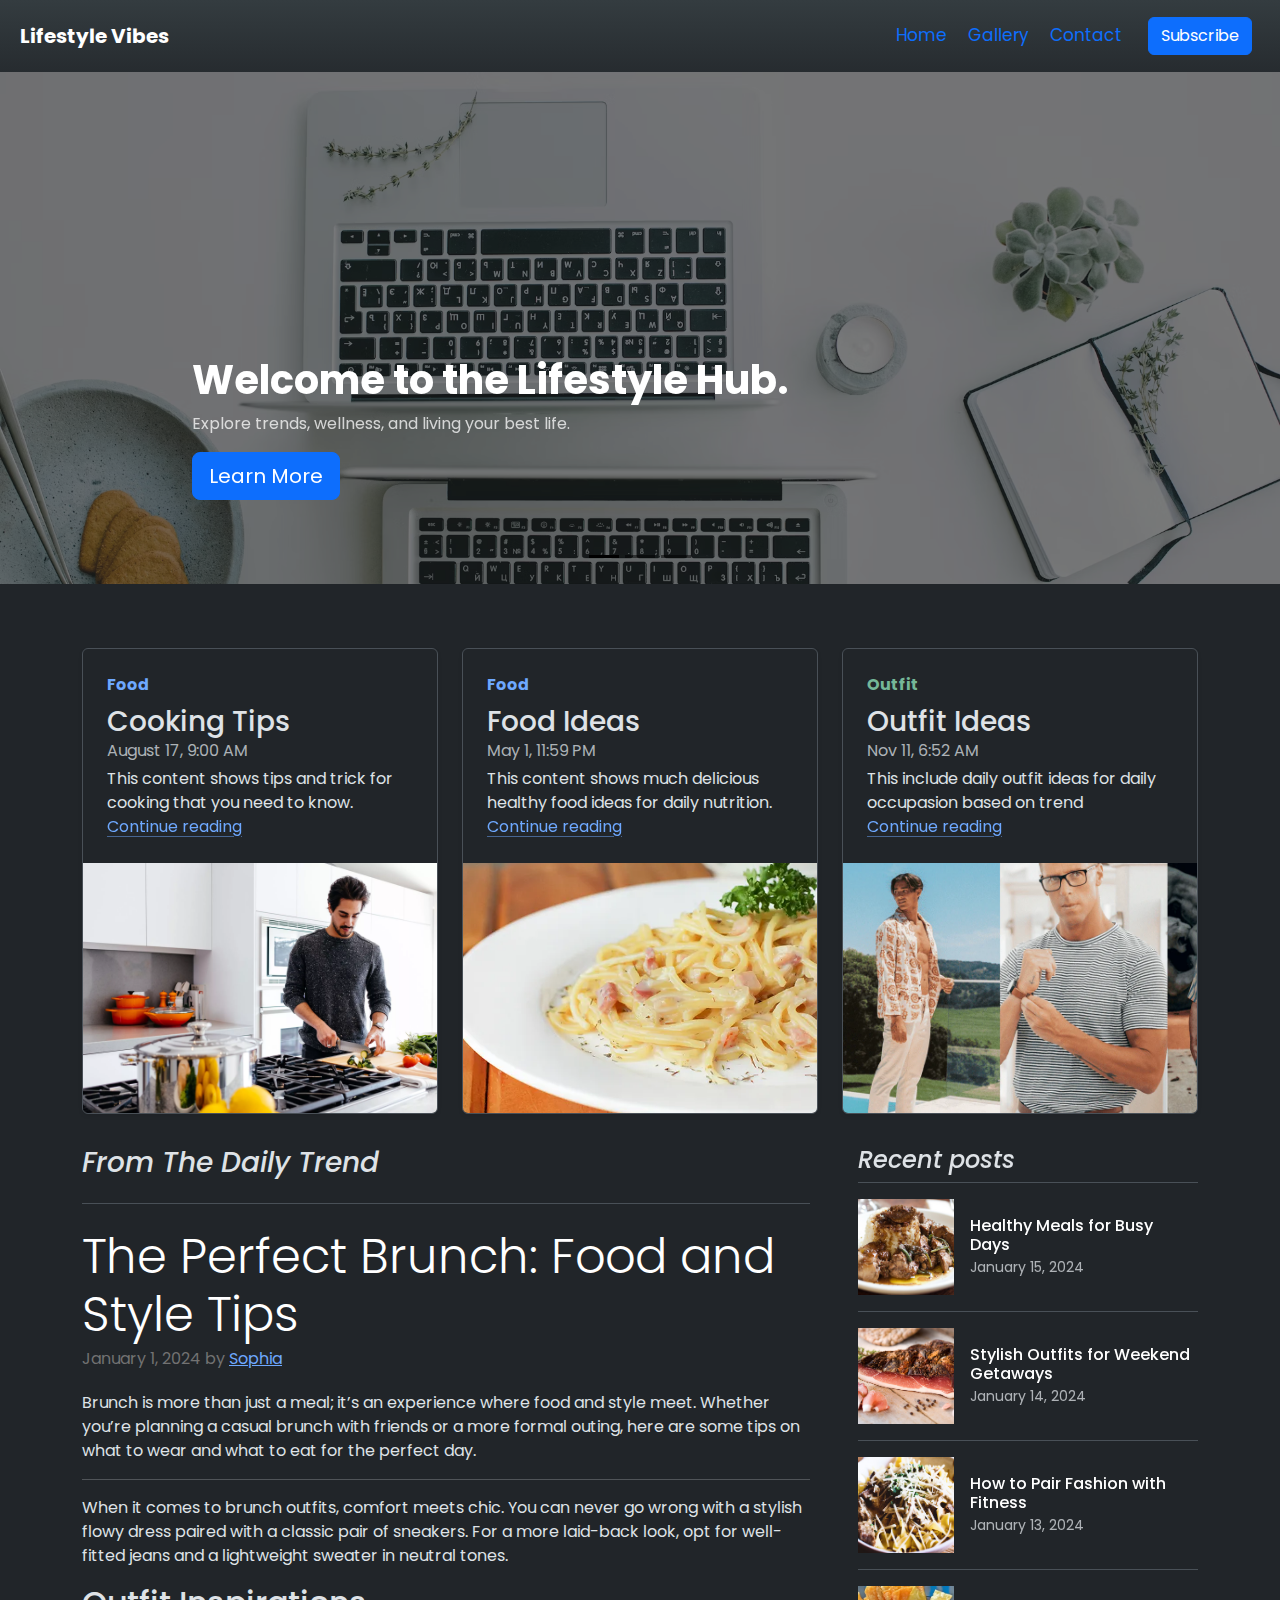
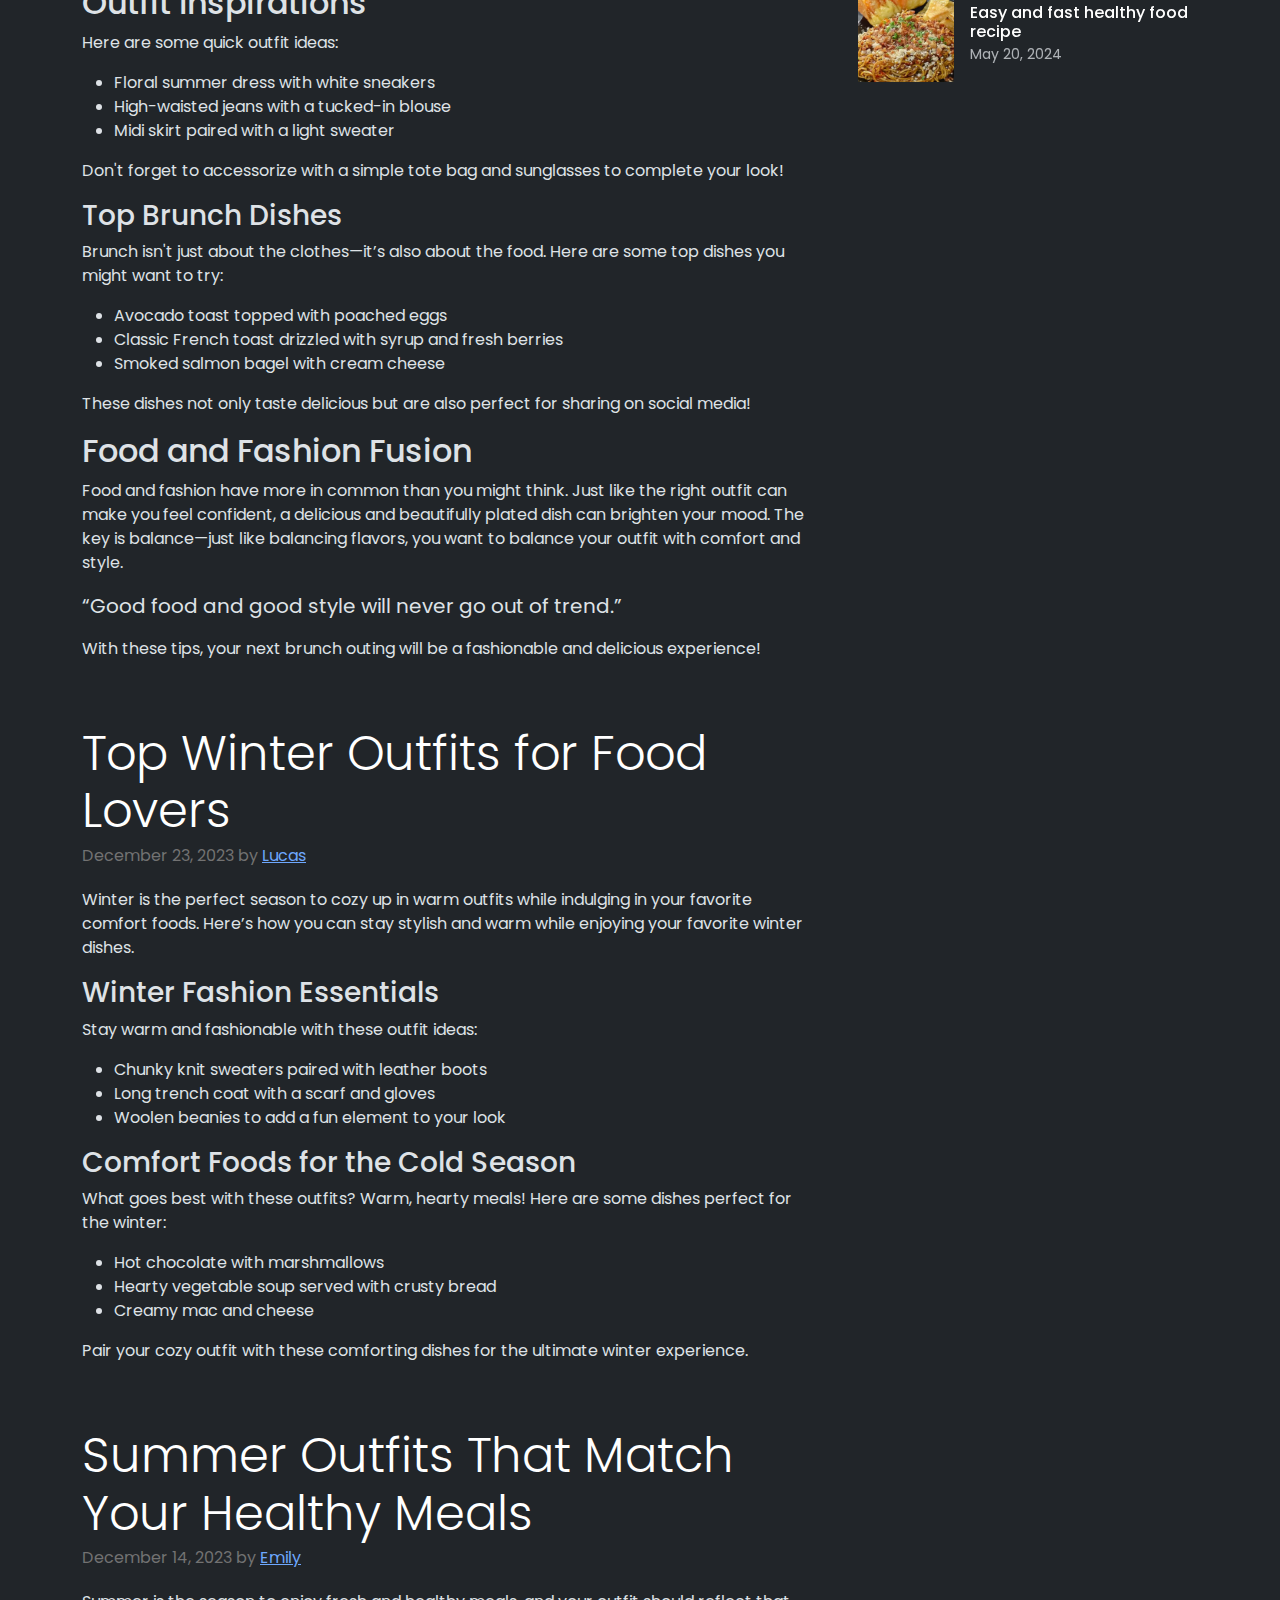
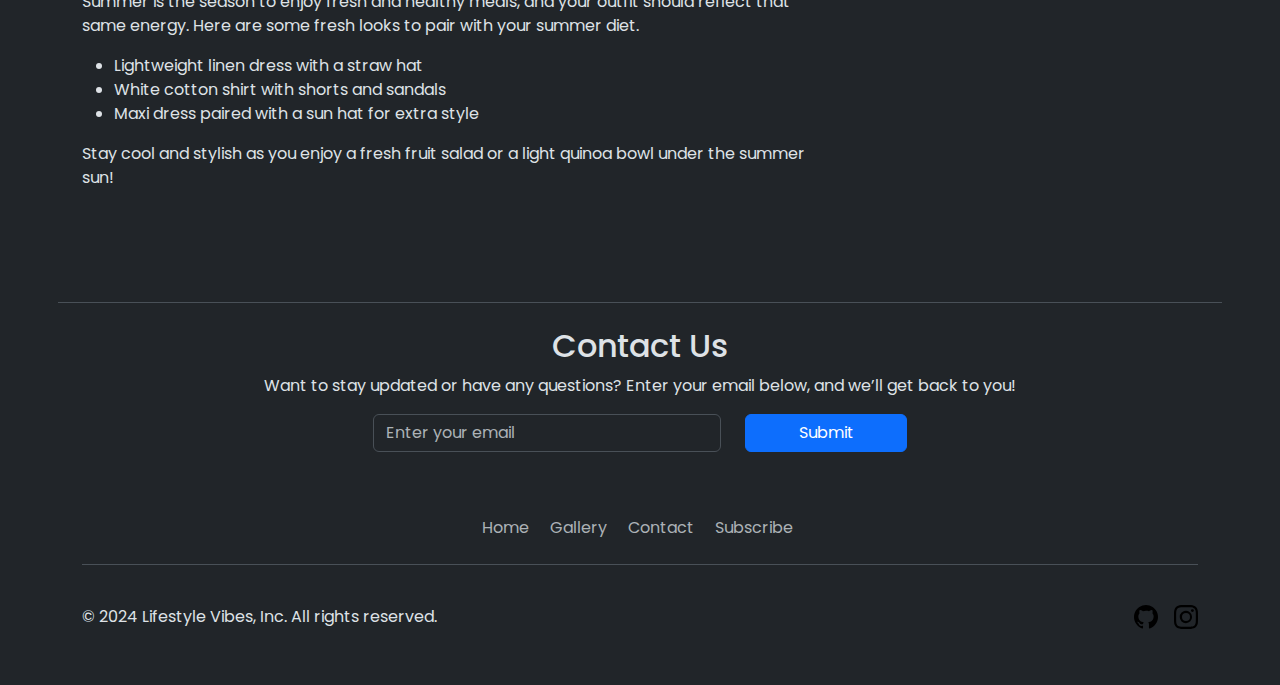
<file: index.html>
<!doctype html>
<html lang="en" class="h-100" data-bs-theme="dark">
  <head>
    <meta charset="utf-8">
    <meta name="viewport" content="width=device-width, initial-scale=1">
    <title>Lifestyle</title>
    <link href="https://cdn.jsdelivr.net/npm/bootstrap@5.3.3/dist/css/bootstrap.min.css" rel="stylesheet" integrity="sha384-QWTKZyjpPEjISv5WaRU9OFeRpok6YctnYmDr5pNlyT2bRjXh0JMhjY6hW+ALEwIH" crossorigin="anonymous">
    <link rel="stylesheet" href="css/style.css">
    <link href="https://fonts.googleapis.com/css2?family=Roboto:wght@400;700&display=swap" rel="stylesheet">
    <style>
    </style>
  </head>
  <body>
    <!-- symbols -->
    <svg xmlns="http://www.w3.org/2000/svg" class="d-none">
      <symbol id="bootstrap" viewBox="0 0 118 94">
        <path fill-rule="evenodd" clip-rule="evenodd" d="M24.509 0c-6.733 0-11.715 5.893-11.492 12.284.214 6.14-.064 14.092-2.066 20.577C8.943 39.365 5.547 43.485 0 44.014v5.972c5.547.529 8.943 4.649 10.951 11.153 2.002 6.485 2.28 14.437 2.066 20.577C12.794 88.106 17.776 94 24.51 94H93.5c6.733 0 11.714-5.893 11.491-12.284-.214-6.14.064-14.092 2.066-20.577 2.009-6.504 5.396-10.624 10.943-11.153v-5.972c-5.547-.529-8.934-4.649-10.943-11.153-2.002-6.484-2.28-14.437-2.066-20.577C105.214 5.894 100.233 0 93.5 0H24.508zM80 57.863C80 66.663 73.436 72 62.543 72H44a2 2 0 01-2-2V24a2 2 0 012-2h18.437c9.083 0 15.044 4.92 15.044 12.474 0 5.302-4.01 10.049-9.119 10.88v.277C75.317 46.394 80 51.21 80 57.863zM60.521 28.34H49.948v14.934h8.905c6.884 0 10.68-2.772 10.68-7.727 0-4.643-3.264-7.207-9.012-7.207zM49.948 49.2v16.458H60.91c7.167 0 10.964-2.876 10.964-8.281 0-5.406-3.903-8.178-11.425-8.178H49.948z"></path>
      </symbol>
      <symbol id="instagram" viewBox="0 0 16 16">
        <path d="M8 0C5.829 0 5.556.01 4.703.048 3.85.088 3.269.222 2.76.42a3.917 3.917 0 0 0-1.417.923A3.927 3.927 0 0 0 .42 2.76C.222 3.268.087 3.85.048 4.7.01 5.555 0 5.827 0 8.001c0 2.172.01 2.444.048 3.297.04.852.174 1.433.372 1.942.205.526.478.972.923 1.417.444.445.89.719 1.416.923.51.198 1.09.333 1.942.372C5.555 15.99 5.827 16 8 16s2.444-.01 3.298-.048c.851-.04 1.434-.174 1.943-.372a3.916 3.916 0 0 0 1.416-.923c.445-.445.718-.891.923-1.417.197-.509.332-1.09.372-1.942C15.99 10.445 16 10.173 16 8s-.01-2.445-.048-3.299c-.04-.851-.175-1.433-.372-1.941a3.926 3.926 0 0 0-.923-1.417A3.911 3.911 0 0 0 13.24.42c-.51-.198-1.092-.333-1.943-.372C10.443.01 10.172 0 7.998 0h.003zm-.717 1.442h.718c2.136 0 2.389.007 3.232.046.78.035 1.204.166 1.486.275.373.145.64.319.92.599.28.28.453.546.598.92.11.281.24.705.275 1.485.039.843.047 1.096.047 3.231s-.008 2.389-.047 3.232c-.035.78-.166 1.203-.275 1.485a2.47 2.47 0 0 1-.599.919c-.28.28-.546.453-.92.598-.28.11-.704.24-1.485.276-.843.038-1.096.047-3.232.047s-2.39-.009-3.233-.047c-.78-.036-1.203-.166-1.485-.276a2.478 2.478 0 0 1-.92-.598 2.48 2.48 0 0 1-.6-.92c-.109-.281-.24-.705-.275-1.485-.038-.843-.046-1.096-.046-3.233 0-2.136.008-2.388.046-3.231.036-.78.166-1.204.276-1.486.145-.373.319-.64.599-.92.28-.28.546-.453.92-.598.282-.11.705-.24 1.485-.276.738-.034 1.024-.044 2.515-.045v.002zm4.988 1.328a.96.96 0 1 0 0 1.92.96.96 0 0 0 0-1.92zm-4.27 1.122a4.109 4.109 0 1 0 0 8.217 4.109 4.109 0 0 0 0-8.217zm0 1.441a2.667 2.667 0 1 1 0 5.334 2.667 2.667 0 0 1 0-5.334z"/>
      </symbol>
      <symbol id="github" viewBox="0 0 16 16">
        <path d="M8 0C3.58 0 0 3.582 0 8c0 3.539 2.292 6.532 5.47 7.59.4.073.547-.173.547-.385 0-.19-.007-.693-.01-1.36-2.226.483-2.695-1.073-2.695-1.073-.364-.924-.89-1.17-.89-1.17-.727-.497.055-.487.055-.487.803.057 1.225.825 1.225.825.715 1.225 1.874.871 2.33.666.073-.518.28-.871.508-1.072-1.777-.202-3.644-.889-3.644-3.956 0-.873.312-1.587.823-2.146-.083-.202-.357-1.016.077-2.118 0 0 .67-.214 2.195.82a7.653 7.653 0 0 1 2-.27c.682.003 1.368.092 2 .27 1.524-1.034 2.193-.82 2.193-.82.437 1.102.163 1.916.08 2.118.513.559.822 1.273.822 2.146 0 3.073-1.87 3.752-3.653 3.95.287.248.542.737.542 1.488 0 1.074-.01 1.94-.01 2.203 0 .214.144.462.55.384C13.71 14.53 16 11.539 16 8c0-4.418-3.582-8-8-8z"/>
      </symbol>
    </svg>

    <!-- navbar -->
    <nav class="navbar navbar-expand-lg" style="background-image: linear-gradient(180deg, #343c40, var(--bs-body-bg) 100px, var(--bs-body-bg));">
        <div class="container-fluid d-flex justify-content-between">
          <a class="navbar-brand text-white" href="index.html">Lifestyle Vibes</a>
          <div class="collapse navbar-collapse justify-content-end " id="navbarSupportedContent">
            <ul class="navbar-nav align-items-center">
              <li class="nav-item">
                <a class="nav-link active text-primary" aria-current="page" href="#">Home</a>
              </li>
              <li class="nav-item">
                <a class="nav-link text-primary" href="gallery.html">Gallery</a>
              </li>
              <li class="nav-item">
                <a class="nav-link text-primary" href="#contact">Contact</a>
              </li>
              <li class="nav-item"></li>
                <a class="nav-link text-primary" href="subs.html">  
                  <button class="btn btn-primary">
                    Subscribe
                  </button>
                </a>
              </li>
            </ul>
          </div>
        </div>
    </nav>
    
    <!-- main container -->
    <main>
        <!-- carousel -->
        <div id="myCarousel" class="carousel slide mb-6" data-bs-ride="carousel">
          <div class="carousel-indicators">
            <button type="button" data-bs-target="#myCarousel" data-bs-slide-to="0" class="active" aria-current="true" aria-label="Slide 1"></button>
            <button type="button" data-bs-target="#myCarousel" data-bs-slide-to="1" aria-label="Slide 2"></button>
            <button type="button" data-bs-target="#myCarousel" data-bs-slide-to="2" aria-label="Slide 3"></button>
          </div>
          <div class="carousel-inner">
            <div class="carousel-item active"> 
              <img src="https://louisfebriano.github.io/lifestyle-app/src/carousel1.jpg" class="d-block w-100" style="opacity: 40%; " alt="Slide Image 1">
              <div class="container">
                <div class="carousel-caption text-start text-white">
                  <h1 class="fw-bolder">Welcome to the Lifestyle Hub.</h1>
                  <p class="opacity-75">Explore trends, wellness, and living your best life.</p>
                  <p><a class="btn btn-lg btn-primary" href="#container">Learn More</a></p>
                </div>
              </div>
            </div>
            <div class="carousel-item">
              <img src="https://louisfebriano.github.io/lifestyle-app/src/carousel2.jpg" class="d-block w-100" style="opacity: 40%; min-height: 100%;" alt="Slide Image 1">              
              <div class="container">
                <div class="carousel-caption text-white">
                  <h1 class="fw-bolder" >Latest in Wellness.</h1>
                  <p class="opacity-75">Discover the latest trends in wellness, from meditation techniques to fitness tips that keep you grounded and healthy.
                  </p>
                  <p><a class="btn btn-lg btn-primary" href="gallery.html">Browse Gallery</a></p>
                </div>
              </div>
            </div>
            <div class="carousel-item">
              <img src="https://louisfebriano.github.io/lifestyle-app/src/carousel3.jpg" class="d-block w-100" style="opacity: 40%; min-height: 100%;" alt="Slide Image 1">              
              <div class="container">
                <div class="carousel-caption text-end text-white">
                  <h1>Explore Fashion & Trends.</h1>
                  <p>Stay ahead in fashion with insights into what's trending, sustainable fashion tips, and more.</p>
                  <p><a class="btn btn-lg btn-primary" href="subs.html">Subscribe Now</a></p>
                </div>
              </div>
            </div>
          </div>
          <button class="carousel-control-prev opacity-0" type="button" data-bs-target="#myCarousel" data-bs-slide="prev">
            <span class="carousel-control-prev-icon" aria-hidden="true"></span>
            <span class="visually-hidden">Previous</span>
          </button>
          <button class="carousel-control-next opacity-0" type="button" data-bs-target="#myCarousel" data-bs-slide="next">
            <span class="carousel-control-next-icon" aria-hidden="true"></span>
            <span class="visually-hidden">Next</span>
          </button>
        </div>

    <!-- content -->
    <div class="container" id="container">
      <div class="row mb-2">
        <div class="col-4">
          <div class="row g-0 border rounded overflow-hidden flex-md-row mb-4 shadow-sm h-md-250 position-relative">
            <div class="col p-4 d-flex flex-column position-static">
              <strong class="d-inline-block mb-2 text-primary-emphasis">Food</strong>
              <h3 class="mb-0">Cooking Tips</h3>
              <div class="mb-1 text-body-secondary">August 17, 9:00 AM</div>
              <p class="card-text mb-auto">This content shows tips and trick for cooking that you need to know.</p>
              <a href="#" class="icon-link gap-1 icon-link-hover stretched-link">
                Continue reading
                <svg class="bi"><use xlink:href="#chevron-right"/></svg>
              </a>
            </div>
            <div class="col-auto d-none d-lg-block">
              <img src="src/content6.jpg" max-width="200" height="250" alt="Content 1">
            </div>
          </div>
        </div>
        <div class="col-4">
          <div class="row g-0 border rounded overflow-hidden flex-md-row mb-4 shadow-sm h-md-250 position-relative">
            <div class="col p-4 d-flex flex-column position-static">
              <strong class="d-inline-block mb-2 text-primary-emphasis">Food</strong>
              <h3 class="mb-0">Food Ideas</h3>
              <div class="mb-1 text-body-secondary">May 1, 11:59 PM</div>
              <p class="card-text mb-auto">This content shows much delicious healthy food ideas for daily nutrition.</p>
              <a href="#" class="icon-link gap-1 icon-link-hover stretched-link">
                Continue reading
                <svg class="bi"><use xlink:href="#chevron-right"/></svg>
              </a>
            </div>
            <div class="col-auto d-none d-lg-block">
              <img src="src/content7.jpg" max-width="200" height="250" style= "min-width: 464px; object-fit: cover;";alt="Content 1">
            </div>
          </div>
        </div>
        <div class="col-4 col-lg-4">
          <div class="row g-0 border rounded overflow-hidden flex-md-row mb-4 shadow-sm h-md-250 position-relative">
            <div class="col p-4 d-flex flex-column position-static">
              <strong class="d-inline-block mb-2 text-success-emphasis">Outfit</strong>
              <h3 class="mb-0">Outfit Ideas</h3>
              <div class="mb-1 text-body-secondary">Nov 11, 6:52 AM</div>
              <p class="mb-auto">This include daily outfit ideas for daily occupasion based on trend</p>
              <a href="#" class="icon-link gap-1 icon-link-hover stretched-link">
                Continue reading
                <svg class="bi"><use xlink:href="#chevron-right"/></svg>
              </a>
            </div>
            <div class="col-auto d-none d-lg-block">
              <img src="src/content9.jpg"  height="250" alt="Content 2" style="min-width: 464px; object-fit:cover;">
            </div>
          </div>
        </div>
      </div>
    
    <!-- article -->
<div class="row g-5">
  <div class="col-md-8">
    <h3 class="pb-4 mb-4 fst-italic border-bottom">
      From The Daily Trend
    </h3>

    <article class="blog-post">
      <h2 class="display-5 link-body-emphasis mb-1">The Perfect Brunch: Food and Style Tips</h2>
      <p class="blog-post-meta">January 1, 2024 by <a href="#">Sophia</a></p>

      <p>Brunch is more than just a meal; it’s an experience where food and style meet. Whether you’re planning a casual brunch with friends or a more formal outing, here are some tips on what to wear and what to eat for the perfect day.</p>
      <hr>
      <p>When it comes to brunch outfits, comfort meets chic. You can never go wrong with a stylish flowy dress paired with a classic pair of sneakers. For a more laid-back look, opt for well-fitted jeans and a lightweight sweater in neutral tones.</p>
      <h2>Outfit Inspirations</h2>
      <p>Here are some quick outfit ideas:</p>
      <ul>
        <li>Floral summer dress with white sneakers</li>
        <li>High-waisted jeans with a tucked-in blouse</li>
        <li>Midi skirt paired with a light sweater</li>
      </ul>
      <p>Don't forget to accessorize with a simple tote bag and sunglasses to complete your look!</p>

      <h3>Top Brunch Dishes</h3>
      <p>Brunch isn't just about the clothes—it’s also about the food. Here are some top dishes you might want to try:</p>
      <ul>
        <li>Avocado toast topped with poached eggs</li>
        <li>Classic French toast drizzled with syrup and fresh berries</li>
        <li>Smoked salmon bagel with cream cheese</li>
      </ul>
      <p>These dishes not only taste delicious but are also perfect for sharing on social media!</p>

      <h2>Food and Fashion Fusion</h2>
      <p>Food and fashion have more in common than you might think. Just like the right outfit can make you feel confident, a delicious and beautifully plated dish can brighten your mood. The key is balance—just like balancing flavors, you want to balance your outfit with comfort and style.</p>

      <blockquote class="blockquote">
        <p>“Good food and good style will never go out of trend.”</p>
      </blockquote>

      <p>With these tips, your next brunch outing will be a fashionable and delicious experience!</p>
    </article>

    <article class="blog-post">
      <h2 class="display-5 link-body-emphasis mb-1">Top Winter Outfits for Food Lovers</h2>
      <p class="blog-post-meta">December 23, 2023 by <a href="#">Lucas</a></p>

      <p>Winter is the perfect season to cozy up in warm outfits while indulging in your favorite comfort foods. Here’s how you can stay stylish and warm while enjoying your favorite winter dishes.</p>
      <h3>Winter Fashion Essentials</h3>
      <p>Stay warm and fashionable with these outfit ideas:</p>
      <ul>
        <li>Chunky knit sweaters paired with leather boots</li>
        <li>Long trench coat with a scarf and gloves</li>
        <li>Woolen beanies to add a fun element to your look</li>
      </ul>

      <h3>Comfort Foods for the Cold Season</h3>
      <p>What goes best with these outfits? Warm, hearty meals! Here are some dishes perfect for the winter:</p>
      <ul>
        <li>Hot chocolate with marshmallows</li>
        <li>Hearty vegetable soup served with crusty bread</li>
        <li>Creamy mac and cheese</li>
      </ul>

      <p>Pair your cozy outfit with these comforting dishes for the ultimate winter experience.</p>
    </article>

    <article class="blog-post">
      <h2 class="display-5 link-body-emphasis mb-1">Summer Outfits That Match Your Healthy Meals</h2>
      <p class="blog-post-meta">December 14, 2023 by <a href="#">Emily</a></p>

      <p>Summer is the season to enjoy fresh and healthy meals, and your outfit should reflect that same energy. Here are some fresh looks to pair with your summer diet.</p>
      <ul>
        <li>Lightweight linen dress with a straw hat</li>
        <li>White cotton shirt with shorts and sandals</li>
        <li>Maxi dress paired with a sun hat for extra style</li>
      </ul>
      <p>Stay cool and stylish as you enjoy a fresh fruit salad or a light quinoa bowl under the summer sun!</p>
    </article>

  </div>

  <div class="col-md-4">
    <div class="position-sticky" style="top: 1.5rem;">

      <div>
        <h4 class="fst-italic">Recent posts</h4>
        <ul class="list-unstyled">
          <li>
            <a class="d-flex flex-column flex-lg-row gap-3 align-items-start align-items-lg-center py-3 link-body-emphasis text-decoration-none border-top" href="#">
              <img src="src/content3.jpg" width="96" height="96" style="object-fit: cover;" alt="">
              <div class="col-lg-8">
                <h6 class="mb-0">Healthy Meals for Busy Days</h6>
                <small class="text-body-secondary">January 15, 2024</small>
              </div>
            </a>
          </li>
          <li>
            <a class="d-flex flex-column flex-lg-row gap-3 align-items-start align-items-lg-center py-3 link-body-emphasis text-decoration-none border-top" href="#">
              <img src="src/content4.jpg" width="96" height="96" style="object-fit: cover;" alt="">
              <div class="col-lg-8">
                <h6 class="mb-0">Stylish Outfits for Weekend Getaways</h6>
                <small class="text-body-secondary">January 14, 2024</small>
              </div>
            </a>
          </li>
          <li>
            <a class="d-flex flex-column flex-lg-row gap-3 align-items-start align-items-lg-center py-3 link-body-emphasis text-decoration-none border-top" href="#">
              <img src="src/content5.jpg" width="96" height="96" style="object-fit: cover;" alt="">
    
              <div class="col-lg-8">
                <h6 class="mb-0">How to Pair Fashion with Fitness</h6>
                <small class="text-body-secondary">January 13, 2024</small>
              </div>
            </a>
          </li>
          <li>
            <a class="d-flex flex-column flex-lg-row gap-3 align-items-start align-items-lg-center py-3 link-body-emphasis text-decoration-none border-top" href="#">
              <img src="src/content8.jpg" width="96" height="96" style="object-fit: cover;" alt="">
              <div class="col-lg-8">
                <h6 class="mb-0">Easy and fast healthy food recipe</h6>
                <small class="text-body-secondary">May 20, 2024</small>
              </div>
            </a>
          </li>
        </ul>
      </div>
    </div>
  </div>

  <!-- Contact Us Section -->
<section class="contact_section layout_padding mt-5 border-top" id="contact">
  <div class="container text-center mt-4">
      <h2 class="contact_title">Contact Us</h2>
      <p class="contact_text">Want to stay updated or have any questions? Enter your email below, and we’ll get back to you!</p>
      <form action="#" method="post" class="row justify-content-center">
          <div class="col-md-4">
              <input type="email" class="form-control mb-3" id="email" placeholder="Enter your email" required>
          </div>
          <div class="col-md-2">
              <button type="submit" class="btn btn-primary w-100">Submit</button>
          </div>
      </form>
  </div>
</section>

  
</div>
<!-- footer -->
  <footer class="py-3 my-4">
    <ul class="nav justify-content-center border-bottom pb-3 mb-3">
      <li class="nav-item"><a href="#" class="nav-link px-2 text-body-secondary">Home</a></li>
      <li class="nav-item"><a href="gallery.html" class="nav-link px-2 text-body-secondary">Gallery</a></li>
      <li class="nav-item"><a href="#contact" class="nav-link px-2 text-body-secondary">Contact</a></li>
      <li class="nav-item"><a href="subs.html" class="nav-link px-2 text-body-secondary">Subscribe</a></li>
    </ul>
    <div class="d-flex flex-column flex-sm-row justify-content-between py-4 ">
      <p>&copy; 2024 Lifestyle Vibes, Inc. All rights reserved.</p>
      <ul class="list-unstyled d-flex">
        <li class="ms-3"><a class="link-body-emphasis" href="https://www.github.com/louisfebriano"><svg class="bi" width="24" height="24"><use xlink:href="#github"/></svg></a></li>
        <li class="ms-3"><a class="link-body-emphasis" href="https://www.instagram.com/louisfebriano/"><svg class="bi" width="24" height="24"><use xlink:href="#instagram"/></svg></a></li>
      </ul>
    </div>  
  </footer>



</main>
    <script src="https://cdn.jsdelivr.net/npm/bootstrap@5.3.3/dist/js/bootstrap.bundle.min.js" integrity="sha384-YvpcrYf0tY3lHB60NNkmXc5s9fDVZLESaAA55NDzOxhy9GkcIdslK1eN7N6jIeHz" crossorigin="anonymous"></script>
  </body>
</html>
</file>
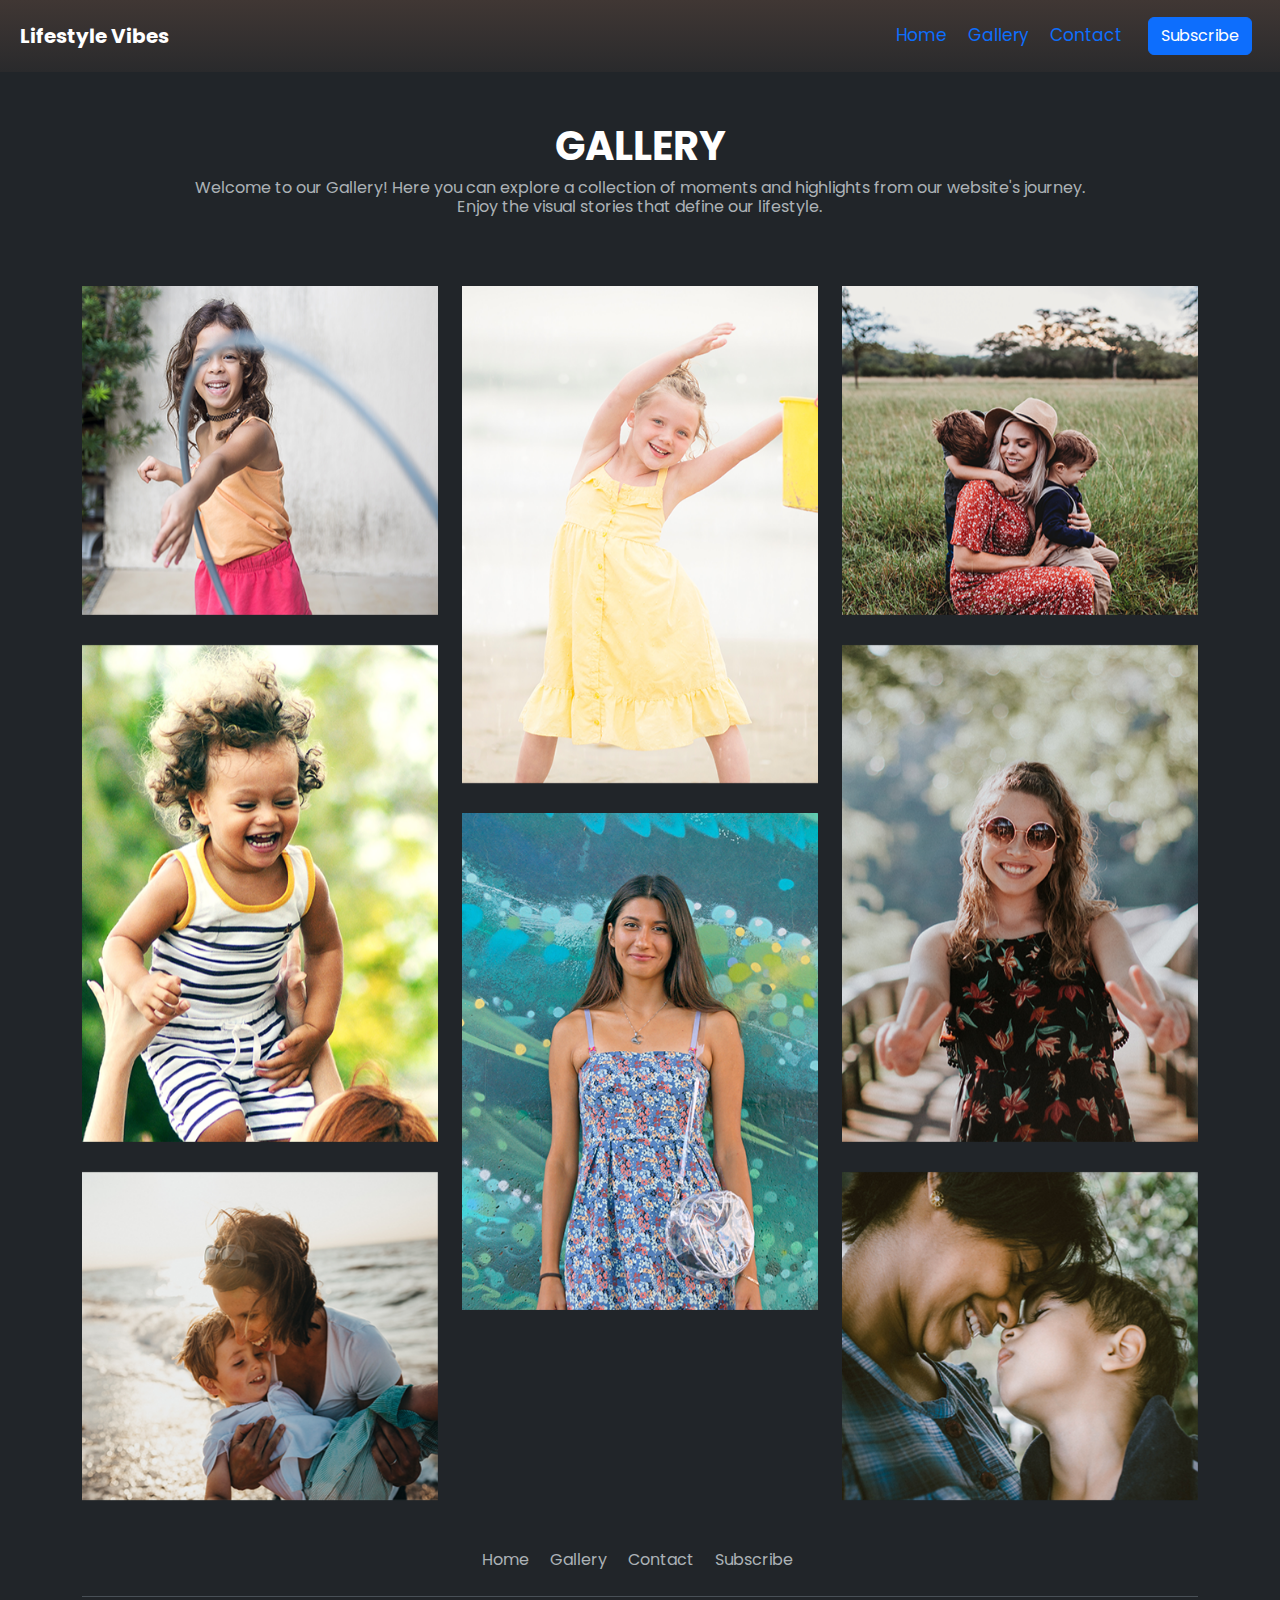
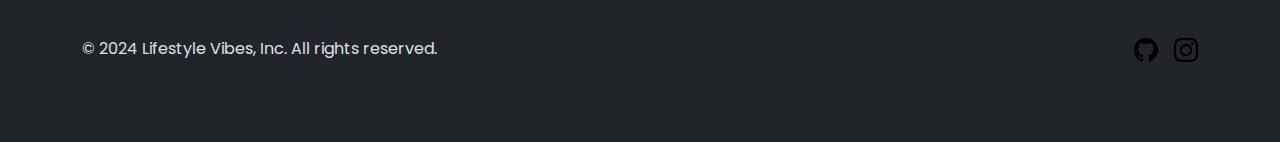
<file: gallery.html>
<!doctype html>
<html lang="en" class="h-100" data-bs-theme="dark">
  <head>
    <meta charset="utf-8">
    <meta name="viewport" content="width=device-width, initial-scale=1">
    <title>Lifestyle</title>
    <link href="https://cdn.jsdelivr.net/npm/bootstrap@5.3.3/dist/css/bootstrap.min.css" rel="stylesheet" integrity="sha384-QWTKZyjpPEjISv5WaRU9OFeRpok6YctnYmDr5pNlyT2bRjXh0JMhjY6hW+ALEwIH" crossorigin="anonymous">
    <link rel="stylesheet" href="css/gallery.css">
    <link rel="stylesheet" href="css/style.css">

  </head>
  <body>
    <!-- symbols -->
    <svg xmlns="http://www.w3.org/2000/svg" class="d-none">
        <symbol id="bootstrap" viewBox="0 0 118 94">
          <path fill-rule="evenodd" clip-rule="evenodd" d="M24.509 0c-6.733 0-11.715 5.893-11.492 12.284.214 6.14-.064 14.092-2.066 20.577C8.943 39.365 5.547 43.485 0 44.014v5.972c5.547.529 8.943 4.649 10.951 11.153 2.002 6.485 2.28 14.437 2.066 20.577C12.794 88.106 17.776 94 24.51 94H93.5c6.733 0 11.714-5.893 11.491-12.284-.214-6.14.064-14.092 2.066-20.577 2.009-6.504 5.396-10.624 10.943-11.153v-5.972c-5.547-.529-8.934-4.649-10.943-11.153-2.002-6.484-2.28-14.437-2.066-20.577C105.214 5.894 100.233 0 93.5 0H24.508zM80 57.863C80 66.663 73.436 72 62.543 72H44a2 2 0 01-2-2V24a2 2 0 012-2h18.437c9.083 0 15.044 4.92 15.044 12.474 0 5.302-4.01 10.049-9.119 10.88v.277C75.317 46.394 80 51.21 80 57.863zM60.521 28.34H49.948v14.934h8.905c6.884 0 10.68-2.772 10.68-7.727 0-4.643-3.264-7.207-9.012-7.207zM49.948 49.2v16.458H60.91c7.167 0 10.964-2.876 10.964-8.281 0-5.406-3.903-8.178-11.425-8.178H49.948z"></path>
        </symbol>
        <symbol id="instagram" viewBox="0 0 16 16">
          <path d="M8 0C5.829 0 5.556.01 4.703.048 3.85.088 3.269.222 2.76.42a3.917 3.917 0 0 0-1.417.923A3.927 3.927 0 0 0 .42 2.76C.222 3.268.087 3.85.048 4.7.01 5.555 0 5.827 0 8.001c0 2.172.01 2.444.048 3.297.04.852.174 1.433.372 1.942.205.526.478.972.923 1.417.444.445.89.719 1.416.923.51.198 1.09.333 1.942.372C5.555 15.99 5.827 16 8 16s2.444-.01 3.298-.048c.851-.04 1.434-.174 1.943-.372a3.916 3.916 0 0 0 1.416-.923c.445-.445.718-.891.923-1.417.197-.509.332-1.09.372-1.942C15.99 10.445 16 10.173 16 8s-.01-2.445-.048-3.299c-.04-.851-.175-1.433-.372-1.941a3.926 3.926 0 0 0-.923-1.417A3.911 3.911 0 0 0 13.24.42c-.51-.198-1.092-.333-1.943-.372C10.443.01 10.172 0 7.998 0h.003zm-.717 1.442h.718c2.136 0 2.389.007 3.232.046.78.035 1.204.166 1.486.275.373.145.64.319.92.599.28.28.453.546.598.92.11.281.24.705.275 1.485.039.843.047 1.096.047 3.231s-.008 2.389-.047 3.232c-.035.78-.166 1.203-.275 1.485a2.47 2.47 0 0 1-.599.919c-.28.28-.546.453-.92.598-.28.11-.704.24-1.485.276-.843.038-1.096.047-3.232.047s-2.39-.009-3.233-.047c-.78-.036-1.203-.166-1.485-.276a2.478 2.478 0 0 1-.92-.598 2.48 2.48 0 0 1-.6-.92c-.109-.281-.24-.705-.275-1.485-.038-.843-.046-1.096-.046-3.233 0-2.136.008-2.388.046-3.231.036-.78.166-1.204.276-1.486.145-.373.319-.64.599-.92.28-.28.546-.453.92-.598.282-.11.705-.24 1.485-.276.738-.034 1.024-.044 2.515-.045v.002zm4.988 1.328a.96.96 0 1 0 0 1.92.96.96 0 0 0 0-1.92zm-4.27 1.122a4.109 4.109 0 1 0 0 8.217 4.109 4.109 0 0 0 0-8.217zm0 1.441a2.667 2.667 0 1 1 0 5.334 2.667 2.667 0 0 1 0-5.334z"/>
        </symbol>
        <symbol id="github" viewBox="0 0 16 16">
          <path d="M8 0C3.58 0 0 3.582 0 8c0 3.539 2.292 6.532 5.47 7.59.4.073.547-.173.547-.385 0-.19-.007-.693-.01-1.36-2.226.483-2.695-1.073-2.695-1.073-.364-.924-.89-1.17-.89-1.17-.727-.497.055-.487.055-.487.803.057 1.225.825 1.225.825.715 1.225 1.874.871 2.33.666.073-.518.28-.871.508-1.072-1.777-.202-3.644-.889-3.644-3.956 0-.873.312-1.587.823-2.146-.083-.202-.357-1.016.077-2.118 0 0 .67-.214 2.195.82a7.653 7.653 0 0 1 2-.27c.682.003 1.368.092 2 .27 1.524-1.034 2.193-.82 2.193-.82.437 1.102.163 1.916.08 2.118.513.559.822 1.273.822 2.146 0 3.073-1.87 3.752-3.653 3.95.287.248.542.737.542 1.488 0 1.074-.01 1.94-.01 2.203 0 .214.144.462.55.384C13.71 14.53 16 11.539 16 8c0-4.418-3.582-8-8-8z"/>
        </symbol>
    </svg>
    <div class="parent">
        <!-- navbar -->
        <nav class="navbar navbar-expand-lg">
            <div class="container-fluid d-flex justify-content-between">
                <a class="navbar-brand text-white" href="index.html">Lifestyle Vibes</a>
                <div class="collapse navbar-collapse justify-content-end " id="navbarSupportedContent">
                    <ul class="navbar-nav align-items-center">
                        <li class="nav-item">
                            <a class="nav-link active text-primary" aria-current="page" href="index.html">Home</a>
                        </li>
                        <li class="nav-item">
                            <a class="nav-link text-primary" href="gallery.html">Gallery</a>
                        </li>
                        <li class="nav-item">
                            <a class="nav-link text-primary" href="index.html#contact">Contact</a>
                        </li>
                        <li class="nav-item"></li>
                        <a class="nav-link text-primary" href="subs.html">  
                            <button class="btn btn-primary">
                                Subscribe
                            </button>
                        </a>
                    </li>
            </ul>
          </div>
        </div>
        </nav>

    
    <!-- main container -->
    <main class="container">
        <!-- galery -->
        <div class="gallery_section layout_padding">
                <div class="text-center text-body-emphasis fw-normal display-4">
                    <h1 class="gallery_taital text-body-emphasis">Gallery</h1>
                    <p class="gallery_text text-body-secondary">Welcome to our Gallery! Here you can explore a collection of moments and highlights from our website's journey. Enjoy the visual stories that define our lifestyle.</p>
                </div>
                <div class="story_section_2">
                    <div class="row">
                        <div class="col-sm-4">
                        <div class="ram">
                            <div class="images_6">
                                <img src="src/img-5.png" class="image" style="width:100%">
                            </div>
                            <div class="middle">
                            </div>
                        </div>
                        <div class="ram">
                            <div class="images_6">
                                <img src="src/img-7.png" class="image" style="width:100%">
                            </div>
                            <div class="middle">

                            </div>
                        </div>
                        <div class="ram">
                            <div class="images_6">
                                <img src="src/img-8.png" class="image" style="width:100%">
                            </div>
                            <div class="middle">
                            </div>
                        </div>
                        </div>
                        <div class="col-sm-4">
                        <div class="ram">
                            <div class="images_6">
                                <img src="src/img-6.png" class="image" style="width:100%">
                            </div>
                            <div class="middle">

                            </div>
                        </div>
                        <div class="ram">
                            <div class="images_6">
                                <img src="src/img-9.png" class="image" style="width:100%">
                            </div>
                            <div class="middle">
                            </div>
                        </div>
                        </div>
                        <div class="col-sm-4">
                        <div class="ram">
                            <div class="images_6">
                                <img src="src/img-11.png" class="image" style="width:100%">
                            </div>
                            <div class="middle">

                            </div>
                        </div>
                        <div class="ram">
                            <div class="images_6">
                                <img src="src/img-10.png" class="image" style="width:100%">
                            </div>
                            <div class="middle">
                            </div>
                        </div>
                        <div class="ram">
                            <div class="images_6">
                                <img src="src/img-12.png" class="image" style="width:100%">
                            </div>
                            <div class="middle">
                            </div>
                        </div>
                        </div>
                    </div>    
                    <footer class="py-3 my-4">
                      <ul class="nav justify-content-center border-bottom pb-3 mb-3">
                        <li class="nav-item"><a href="index.html" class="nav-link px-2 text-body-secondary">Home</a></li>
                        <li class="nav-item"><a href="gallery.html" class="nav-link px-2 text-body-secondary">Gallery</a></li>
                        <li class="nav-item"><a href="index.html#contact" class="nav-link px-2 text-body-secondary">Contact</a></li>
                        <li class="nav-item"><a href="subs.html" class="nav-link px-2 text-body-secondary">Subscribe</a></li>
                      </ul>
                      <div class="d-flex flex-column flex-sm-row justify-content-between py-4 ">
                        <p>&copy; 2024 Lifestyle Vibes, Inc. All rights reserved.</p>
                        <ul class="list-unstyled d-flex">
                            <li class="ms-3"><a class="link-body-emphasis" href="https://www.github.com/louisfebriano"><svg class="bi" width="24" height="24"><use xlink:href="#github"/></svg></a></li>
                            <li class="ms-3"><a class="link-body-emphasis" href="https://www.instagram.com/louisfebriano/"><svg class="bi" width="24" height="24"><use xlink:href="#instagram"/></svg></a></li>
                        </ul>
                      </div>
                    </footer>
                    
                </div>
            </div>
        </div>
        <!-- gallery section end -->
    </div>
    </main>
    <script src="https://cdn.jsdelivr.net/npm/bootstrap@5.3.3/dist/js/bootstrap.bundle.min.js" integrity="sha384-YvpcrYf0tY3lHB60NNkmXc5s9fDVZLESaAA55NDzOxhy9GkcIdslK1eN7N6jIeHz" crossorigin="anonymous"></script>
</body>

</html>
</file>
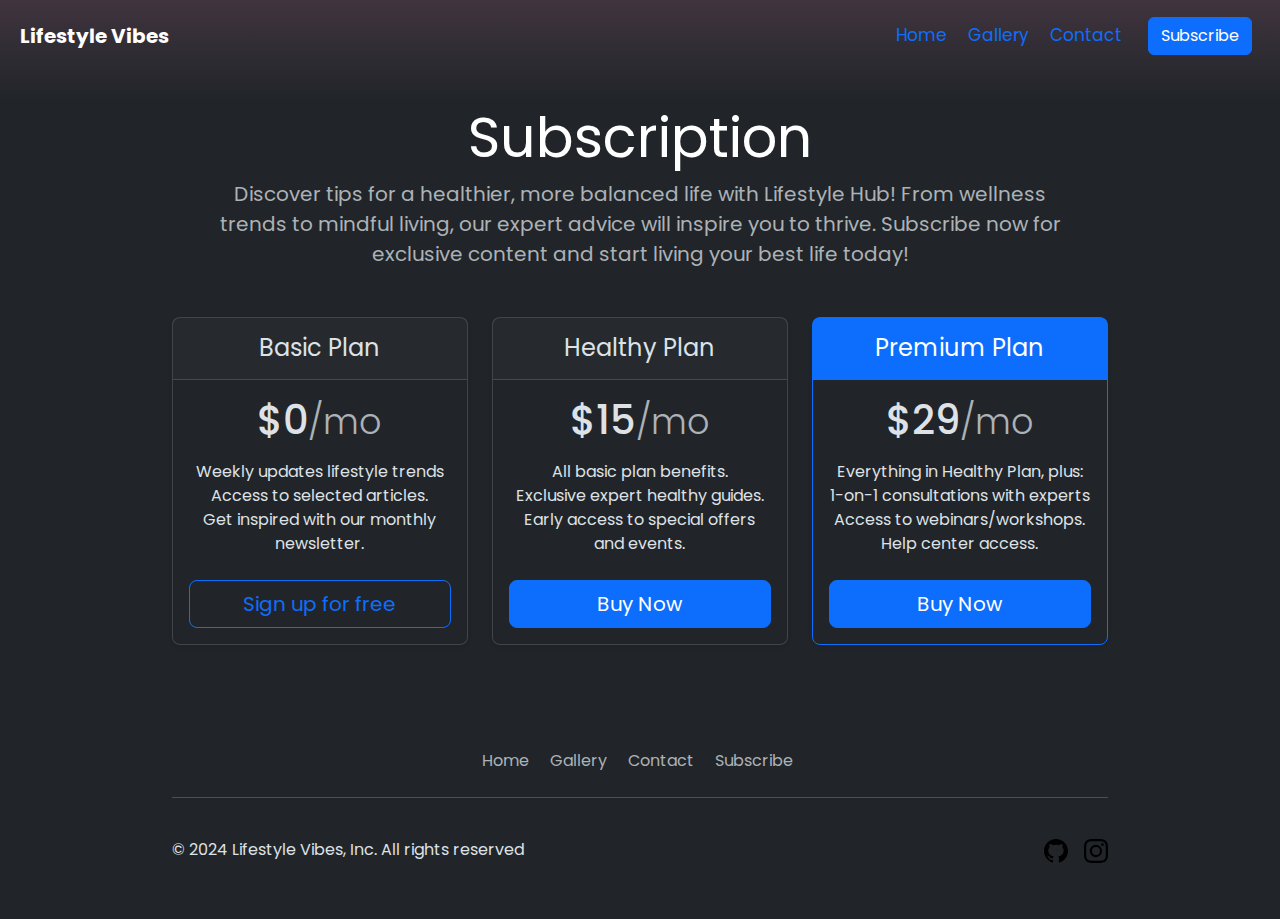
<file: subs.html>
<!doctype html>
<html lang="en" class="h-100" data-bs-theme="dark">
  <head>
    <meta charset="utf-8">
    <meta name="viewport" content="width=device-width, initial-scale=1">
    <title>Lifestyle</title>
    <link href="https://cdn.jsdelivr.net/npm/bootstrap@5.3.3/dist/css/bootstrap.min.css" rel="stylesheet" integrity="sha384-QWTKZyjpPEjISv5WaRU9OFeRpok6YctnYmDr5pNlyT2bRjXh0JMhjY6hW+ALEwIH" crossorigin="anonymous">
    <link rel="stylesheet" href="css/subs.css">
    <link rel="stylesheet" href="css/style.css">

  </head>
  <body>
    <svg xmlns="http://www.w3.org/2000/svg" class="d-none">
      <symbol id="bootstrap" viewBox="0 0 118 94">
        <path fill-rule="evenodd" clip-rule="evenodd" d="M24.509 0c-6.733 0-11.715 5.893-11.492 12.284.214 6.14-.064 14.092-2.066 20.577C8.943 39.365 5.547 43.485 0 44.014v5.972c5.547.529 8.943 4.649 10.951 11.153 2.002 6.485 2.28 14.437 2.066 20.577C12.794 88.106 17.776 94 24.51 94H93.5c6.733 0 11.714-5.893 11.491-12.284-.214-6.14.064-14.092 2.066-20.577 2.009-6.504 5.396-10.624 10.943-11.153v-5.972c-5.547-.529-8.934-4.649-10.943-11.153-2.002-6.484-2.28-14.437-2.066-20.577C105.214 5.894 100.233 0 93.5 0H24.508zM80 57.863C80 66.663 73.436 72 62.543 72H44a2 2 0 01-2-2V24a2 2 0 012-2h18.437c9.083 0 15.044 4.92 15.044 12.474 0 5.302-4.01 10.049-9.119 10.88v.277C75.317 46.394 80 51.21 80 57.863zM60.521 28.34H49.948v14.934h8.905c6.884 0 10.68-2.772 10.68-7.727 0-4.643-3.264-7.207-9.012-7.207zM49.948 49.2v16.458H60.91c7.167 0 10.964-2.876 10.964-8.281 0-5.406-3.903-8.178-11.425-8.178H49.948z"></path>
      </symbol>
      <symbol id="instagram" viewBox="0 0 16 16">
        <path d="M8 0C5.829 0 5.556.01 4.703.048 3.85.088 3.269.222 2.76.42a3.917 3.917 0 0 0-1.417.923A3.927 3.927 0 0 0 .42 2.76C.222 3.268.087 3.85.048 4.7.01 5.555 0 5.827 0 8.001c0 2.172.01 2.444.048 3.297.04.852.174 1.433.372 1.942.205.526.478.972.923 1.417.444.445.89.719 1.416.923.51.198 1.09.333 1.942.372C5.555 15.99 5.827 16 8 16s2.444-.01 3.298-.048c.851-.04 1.434-.174 1.943-.372a3.916 3.916 0 0 0 1.416-.923c.445-.445.718-.891.923-1.417.197-.509.332-1.09.372-1.942C15.99 10.445 16 10.173 16 8s-.01-2.445-.048-3.299c-.04-.851-.175-1.433-.372-1.941a3.926 3.926 0 0 0-.923-1.417A3.911 3.911 0 0 0 13.24.42c-.51-.198-1.092-.333-1.943-.372C10.443.01 10.172 0 7.998 0h.003zm-.717 1.442h.718c2.136 0 2.389.007 3.232.046.78.035 1.204.166 1.486.275.373.145.64.319.92.599.28.28.453.546.598.92.11.281.24.705.275 1.485.039.843.047 1.096.047 3.231s-.008 2.389-.047 3.232c-.035.78-.166 1.203-.275 1.485a2.47 2.47 0 0 1-.599.919c-.28.28-.546.453-.92.598-.28.11-.704.24-1.485.276-.843.038-1.096.047-3.232.047s-2.39-.009-3.233-.047c-.78-.036-1.203-.166-1.485-.276a2.478 2.478 0 0 1-.92-.598 2.48 2.48 0 0 1-.6-.92c-.109-.281-.24-.705-.275-1.485-.038-.843-.046-1.096-.046-3.233 0-2.136.008-2.388.046-3.231.036-.78.166-1.204.276-1.486.145-.373.319-.64.599-.92.28-.28.546-.453.92-.598.282-.11.705-.24 1.485-.276.738-.034 1.024-.044 2.515-.045v.002zm4.988 1.328a.96.96 0 1 0 0 1.92.96.96 0 0 0 0-1.92zm-4.27 1.122a4.109 4.109 0 1 0 0 8.217 4.109 4.109 0 0 0 0-8.217zm0 1.441a2.667 2.667 0 1 1 0 5.334 2.667 2.667 0 0 1 0-5.334z"/>
      </symbol>
      <symbol id="github" viewBox="0 0 16 16">
        <path d="M8 0C3.58 0 0 3.582 0 8c0 3.539 2.292 6.532 5.47 7.59.4.073.547-.173.547-.385 0-.19-.007-.693-.01-1.36-2.226.483-2.695-1.073-2.695-1.073-.364-.924-.89-1.17-.89-1.17-.727-.497.055-.487.055-.487.803.057 1.225.825 1.225.825.715 1.225 1.874.871 2.33.666.073-.518.28-.871.508-1.072-1.777-.202-3.644-.889-3.644-3.956 0-.873.312-1.587.823-2.146-.083-.202-.357-1.016.077-2.118 0 0 .67-.214 2.195.82a7.653 7.653 0 0 1 2-.27c.682.003 1.368.092 2 .27 1.524-1.034 2.193-.82 2.193-.82.437 1.102.163 1.916.08 2.118.513.559.822 1.273.822 2.146 0 3.073-1.87 3.752-3.653 3.95.287.248.542.737.542 1.488 0 1.074-.01 1.94-.01 2.203 0 .214.144.462.55.384C13.71 14.53 16 11.539 16 8c0-4.418-3.582-8-8-8z"/>
      </symbol>
    </svg>
    

    <div class="parent">
    <!-- navbar -->
    <nav class="navbar navbar-expand-lg">
        <div class="container-fluid d-flex justify-content-between">
          <a class="navbar-brand text-white" href="index.html">Lifestyle Vibes</a>
          <div class="collapse navbar-collapse justify-content-end " id="navbarSupportedContent">
            <ul class="navbar-nav align-items-center">
              <li class="nav-item">
                <a class="nav-link active text-primary" aria-current="page" href="index.html">Home</a>
              </li>
              <li class="nav-item">
                <a class="nav-link text-primary" href="gallery.html">Gallery</a>
              </li>
              <li class="nav-item">
                <a class="nav-link text-primary" href="index.html#contact">Contact</a>
              </li>
              <li class="nav-item"></li>
                <a class="nav-link text-primary" href="subs.html">  
                  <button class="btn btn-primary">
                    Subscribe
                  </button>
                </a>
              </li>
            </ul>
          </div>
        </div>
    </nav>

    <!-- main content -->
    <div class="container py-3">
        <div class="pricing-header p-3 pb-md-4 mx-auto text-center mb-2">
            <h1 class="display-4 fw-normal text-body-emphasis">Subscription</h1>
            <p class="fs-5 text-body-secondary">Discover tips for a healthier, more balanced life with Lifestyle Hub! From wellness trends to mindful living, our expert advice will inspire you to thrive. Subscribe now for exclusive content and start living your best life today!</p>
        </div>

        <main>
            <div class="row row-cols-1 row-cols-md-3 mb-3 text-center">
                <div class="col">
                  <div class="card mb-4 rounded-3 shadow-sm">
                    <div class="card-header py-3">
                      <h4 class="my-0 fw-normal">Basic Plan</h4>
                    </div>
                    <div class="card-body">
                      <h1 class="card-title pricing-card-title">$0<small class="text-body-secondary fw-light">/mo</small></h1>
                      <ul class="list-unstyled mt-3 mb-4">
                        <li>Weekly updates lifestyle trends</li>
                        <li>Access to selected articles.</li>
                        <li>Get inspired with our monthly newsletter.</li>
                      </ul>
                      <button type="button" class="w-100 btn btn-lg btn-outline-primary">Sign up for free</button>
                    </div>
                  </div>
                </div>
                <div class="col">
                  <div class="card mb-4 rounded-3 shadow-sm">
                    <div class="card-header py-3">
                      <h4 class="my-0 fw-normal">Healthy Plan</h4>
                    </div>
                    <div class="card-body">
                      <h1 class="card-title pricing-card-title">$15<small class="text-body-secondary fw-light">/mo</small></h1>
                      <ul class="list-unstyled mt-3 mb-4">
                        <li>All basic plan benefits.</li>
                        <li>Exclusive expert healthy guides.</li>
                        <li>Early access to special offers and events.</li>
                      </ul>
                      <button type="button" class="w-100 btn btn-lg btn-primary">Buy Now</button>
                    </div>
                  </div>
                </div>
                <div class="col">
                  <div class="card mb-4 rounded-3 shadow-sm border-primary">
                    <div class="card-header py-3 text-bg-primary border-primary">
                      <h4 class="my-0 fw-normal">Premium Plan</h4>
                    </div>
                    <div class="card-body">
                      <h1 class="card-title pricing-card-title">$29<small class="text-body-secondary fw-light">/mo</small></h1>
                      <ul class="list-unstyled mt-3 mb-4">
                        <li>Everything in Healthy Plan, plus:</li>
                        <li>1-on-1 consultations with experts</li>
                        <li>Access to webinars/workshops.</li>
                        <li>Help center access.</li>
                      </ul>
                      <button type="button" class="w-100 btn btn-lg btn-primary">Buy Now</button>
                    </div>
                  </div>
                </div>
              </div>
          
        </main>
    </div> 

    <!-- footer -->
    <footer>
      <div class="container">
        <footer class="py-3 my-4">
          <ul class="nav justify-content-center border-bottom pb-3 mb-3">
            <li class="nav-item"><a href="index.html" class="nav-link px-2 text-body-secondary">Home</a></li>
            <li class="nav-item"><a href="gallery.html" class="nav-link px-2 text-body-secondary">Gallery</a></li>
            <li class="nav-item"><a href="index.html#contact" class="nav-link px-2 text-body-secondary">Contact</a></li>
            <li class="nav-item"><a href="#" class="nav-link px-2 text-body-secondary">Subscribe</a></li>
          </ul>
          <div class="d-flex flex-column flex-sm-row justify-content-between py-4 ">
            <p>&copy; 2024 Lifestyle Vibes, Inc. All rights reserved</p>
            <ul class="list-unstyled d-flex">
              <li class="ms-3"><a class="link-body-emphasis" href="https://www.github.com/louisfebriano"><svg class="bi" width="24" height="24"><use xlink:href="#github"/></svg></a></li>
              <li class="ms-3"><a class="link-body-emphasis" href="https://www.instagram.com/louisfebriano/"><svg class="bi" width="24" height="24"><use xlink:href="#instagram"/></svg></a></li>
            </ul>
          </div>
        </footer>
      </div>
      
  </div>
  </body>
</html>
</file>
<file: css/style.css>
@import url("https://fonts.googleapis.com/css2?family=Poppins:wght@400;500;600;700&display=swap");

/* body */
body {
    font-family: 'Poppins', sans-serif; 
}

/* navbar */
.navbar {
    padding: 9px 8px;
    font-size: 17px;
}
.navbar-brand{
    font-weight: 700;
}
.nav-item{
    margin-right: 5px;
}

/* carousel */
.carousel {
margin-bottom: 4rem;
}
.carousel-caption {
bottom: 3rem;
z-index: 10;
}
.carousel-item {
height: 32rem;
}

.blog-post {
    margin-bottom: 4rem;
  }
.blog-post-meta {
    margin-bottom: 1.25rem;
    color: #727272;
}
</file>
<file: css/gallery.css>
.parent{
    background-image: linear-gradient(180deg, #403734, var(--bs-body-bg) 100px, var(--bs-body-bg));
}


.gallery_section {
	float: left;
    margin-top: 50px;
}

.gallery_taital {
	width: 100%;
	float: left;
	font-size: 40px;
	color: #2a2a2a;
	font-weight: bold;
	text-transform: uppercase;
	text-align: center;
}
.gallery_text {
	width: 82%;
	font-size: 16px;
	color: #151515;
	text-align: center;
	margin: 0 auto;
}
.story_section_2{
	width: 100%;
	float: left;
	margin-top: 40px;
}

.images_6 {
    width: 100%;
    text-align: center;
    min-height: 110px;
    margin-top: 30px;
}
.middle {
    transition: .5s ease;
    opacity: 0;
    position: absolute;
    top: 50%;
    left: 50%;
    transform: translate(-50%, -50%);
    -ms-transform: translate(-50%, -50%);
    text-align: center;
}

.ram {
    position: relative;
    width: 100%;
}

.ram:hover .image {
    transform: scale(1.1); /* Membuat gambar zoom in */
    transition: transform 0.5s ease; /* Menambahkan transisi halus saat hover */
}
  
.image {
    opacity: 1;
    display: block;
    width: 100%;
    height: auto;
    transition: transform 0.5s ease; /* Transisi halus pada transform */
    backface-visibility: hidden;
}

.ram:hover .middle {
  opacity: 1;
}


.icon {
    width: 100%;
    float: left;
}
.icon ul{
    margin: 0px;
    padding: 0px;
}
.icon li {
    font-size: 30px;
    float: left;
    background-color: #fff;
    width: 50px;
    height: 50px;
    border-radius: 100px;
    padding: 10px 0px;
    margin: 0px 5px;
    border: 1px solid red;
}

.text{
	width: 100%;
	font-size: 20px;
	color: #000;
	text-align: center;
	text-transform: uppercase;
}
</file>
<file: css/subs.css>
body{
    max-height: 100%;
}

.parent{
    background-image: linear-gradient(180deg, #40343f, var(--bs-body-bg) 100px, var(--bs-body-bg));
}


.container {
    max-width: 960px;
}

.pricing-header {
    max-width: 900px;
}
</file>
